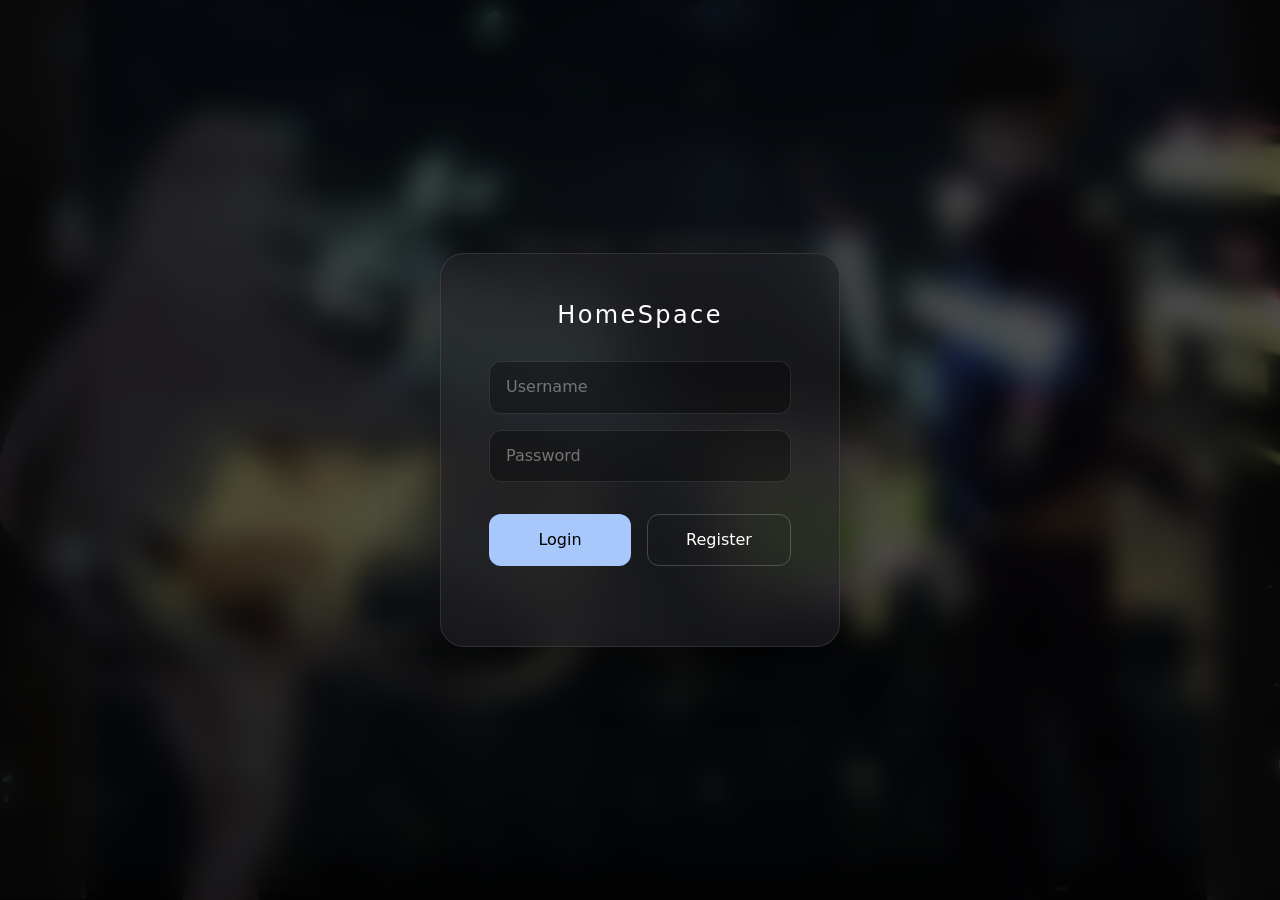
<file: index.html>
<!DOCTYPE html>
<html lang="en">

<head>
    <meta charset="UTF-8">
    <meta name="viewport" content="width=device-width, initial-scale=1.0">
    <title>HomeSpace</title>

    <meta name="theme-color" content="#000000">
    <meta name="apple-mobile-web-app-capable" content="yes">
    <meta name="apple-mobile-web-app-status-bar-style" content="black-translucent">

    <link rel="icon" type="image/svg+xml" href="assets/icon.svg">
    <link rel="apple-touch-icon" href="assets/icon-192.png">
    <link rel="manifest" href="manifest.json">

    <link rel="stylesheet" href="assets/css/drag-drop.css">
    <link rel="stylesheet" href="assets/css/normalize.css">
    <link rel="stylesheet" href="assets/css/style.css">
</head>

<body>
    <div class="auth-overlay active" id="authOverlay">
        <div class="auth-card">
            <h2>HomeSpace</h2>
            <form id="authForm">
                <input type="text" id="username" placeholder="Username" required autocomplete="off">
                <input type="password" id="password" placeholder="Password" required>
                <div class="auth-actions">
                    <button type="submit" id="btnLogin">Login</button>
                    <button type="button" id="btnRegister" class="btn-secondary">Register</button>
                </div>
                <div id="authMessage" class="auth-message"></div>
            </form>
        </div>
    </div>

    <header class="widgets">
        <div class="time-widget">
            <div class="time-widget__clock" id="clock">00:00</div>
            <div class="time-widget__date" id="date">Monday, May 4</div>
        </div>
        <div class="info-widget">
            <div class="info-item">
                <span class="info-item__label">Odesa</span>
                <span class="info-item__value" id="weather-value">--°C</span>
            </div>
            <div class="info-item">
                <span class="info-item__label">Formula 1</span>
                <span class="info-item__value info-item__value--accent" id="f1-name">Loading GP...</span>
                <span class="info-item__label" id="f1-countdown" style="margin-top: 2px;">--d --h --m</span>
            </div>
        </div>
    </header>

    <main class="slider-container" id="slider">

    </main>

    <div class="search-trigger" id="searchTrigger">Search...</div>
    <div class="search-overlay" id="searchOverlay">
        <form class="search-form" id="searchForm">
            <input type="text" class="search-input" id="searchInput" placeholder="Search the web..." autocomplete="off">
        </form>
    </div>

    <button class="fab-edit" id="btnEditMode" title="Toggle Edit Mode">
        <svg viewBox="0 0 24 24" fill="none" stroke="currentColor" stroke-width="2" stroke-linecap="round"
            stroke-linejoin="round">
            <path d="M11 4H4a2 2 0 0 0-2 2v14a2 2 0 0 0 2 2h14a2 2 0 0 0 2-2v-7"></path>
            <path d="M18.5 2.5a2.121 2.121 0 0 1 3 3L12 15l-4 1 1-4 9.5-9.5z"></path>
        </svg>
    </button>

    <button class="fab-add-ws" id="btnAddWorkspace" title="Add Workspace">
        <svg viewBox="0 0 24 24" fill="none" stroke="currentColor" stroke-width="2" stroke-linecap="round"
            stroke-linejoin="round">
            <rect x="3" y="3" width="18" height="18" rx="2" ry="2"></rect>
            <line x1="12" y1="8" x2="12" y2="16"></line>
            <line x1="8" y1="12" x2="16" y2="12"></line>
        </svg>
    </button>

    <button class="fab-settings" id="btnSettings" title="Settings">
        <svg viewBox="0 0 24 24" fill="none" stroke="currentColor" stroke-width="2" stroke-linecap="round"
            stroke-linejoin="round">
            <circle cx="12" cy="12" r="3"></circle>
            <path
                d="M19.4 15a1.65 1.65 0 0 0 .33 1.82l.06.06a2 2 0 0 1 0 2.83 2 2 0 0 1-2.83 0l-.06-.06a1.65 1.65 0 0 0-1.82-.33 1.65 1.65 0 0 0-1 1.51V21a2 2 0 0 1-2 2 2 2 0 0 1-2-2v-.09A1.65 1.65 0 0 0 9 19.4a1.65 1.65 0 0 0-1.82.33l-.06.06a2 2 0 0 1-2.83 0 2 2 0 0 1 0-2.83l.06-.06a1.65 1.65 0 0 0 .33-1.82 1.65 1.65 0 0 0-1.51-1H3a2 2 0 0 1-2-2 2 2 0 0 1 2-2h.09A1.65 1.65 0 0 0 4.6 9a1.65 1.65 0 0 0-.33-1.82l-.06-.06a2 2 0 0 1 0-2.83 2 2 0 0 1 2.83 0l.06.06a1.65 1.65 0 0 0 1.82.33H9a1.65 1.65 0 0 0 1-1.51V3a2 2 0 0 1 2-2 2 2 0 0 1 2 2v.09a1.65 1.65 0 0 0 1 1.51 1.65 1.65 0 0 0 1.82-.33l.06-.06a2 2 0 0 1 2.83 0 2 2 0 0 1 0 2.83l-.06.06a1.65 1.65 0 0 0-.33 1.82V9a1.65 1.65 0 0 0 1.51 1H21a2 2 0 0 1 2 2 2 2 0 0 1-2 2h-.09a1.65 1.65 0 0 0-1.51 1z">
            </path>
        </svg>
    </button>

    <div class="modal-overlay" id="deleteConfirmModal">
        <div class="modal-card">
            <h3>Confirm Delete</h3>
            <p style="margin-bottom: 2rem; color: var(--text-muted);">Are you sure you want to delete this item?</p>
            <div class="auth-actions">
                <button type="button" id="btnConfirmDelete" class="btn-danger">Delete</button>
                <button type="button" id="btnCancelDelete" class="btn-secondary">Cancel</button>
            </div>
        </div>
    </div>

    <div class="modal-overlay" id="wsModal">
        <div class="modal-card">
            <h3 id="wsModalTitle">Manage Workspace</h3>
            <form id="wsForm">
                <input type="hidden" id="modalWsIdEdit">
                <div class="form-group">
                    <label>Workspace Title</label>
                    <input type="text" id="modalWsTitle" placeholder="e.g., Work / Dev" required autocomplete="off">
                </div>
                <div class="form-group" style="margin-top: 1rem;">
                    <label>Wallpaper (URL or Local File)</label>
                    <div style="display: flex; gap: 10px;">
                        <input type="url" id="modalWsCustomBg" placeholder="https://..." style="flex: 1;">
                        <button type="button" class="btn-secondary" id="btnUploadBg"
                            style="padding: 0 1rem; flex: none;">📁</button>
                        <input type="file" id="inputUploadBg" style="display: none;"
                            accept="image/png, image/jpeg, image/webp">
                    </div>
                </div>
                <div class="auth-actions">
                    <button type="submit" id="btnSaveWs">Save</button>
                    <button type="button" class="btn-secondary" id="btnCancelWs">Cancel</button>
                </div>
                <div style="margin-top: 1rem; text-align: center;">
                    <button type="button" class="btn-danger btn-small" id="btnDeleteWs"
                        style="width: 100%; display: none;">Delete Entire Workspace</button>
                </div>
            </form>
        </div>
    </div>

    <div class="modal-overlay" id="itemModal">
        <div class="modal-card">
            <h3 id="modalTitle">Add Item</h3>
            <form id="itemForm">
                <input type="hidden" id="modalWsId">
                <input type="hidden" id="modalItemId">

                <div class="form-group">
                    <label>Type</label>
                    <select id="modalItemType">
                        <option value="single">Single Link (with text)</option>
                        <option value="icon">Icon Only</option>
                        <option value="group">Group (Folder)</option>
                    </select>
                </div>

                <div class="form-group">
                    <label>Title</label>
                    <input type="text" id="modalItemTitle" placeholder="e.g., YouTube" required autocomplete="off">
                </div>

                <div class="form-group" id="modalUrlGroup">
                    <label>URL</label>
                    <input type="url" id="modalItemUrl" placeholder="https://youtube.com">
                </div>

                <div class="form-group" id="modalLinksGroup" style="display: none;">
                    <label>Group Links</label>
                    <div id="modalSubLinks"></div>
                    <button type="button" class="btn-secondary btn-small" id="btnAddSubLink" style="margin-top: 10px;">+
                        Add Sub-link</button>
                </div>

                <div class="auth-actions">
                    <button type="submit" id="btnSaveModal">Save</button>
                    <button type="button" class="btn-secondary" id="btnCancelModal">Cancel</button>
                </div>
            </form>
        </div>
    </div>

    <div class="modal-overlay" id="settingsModal">
        <div class="modal-card settings-card">
            <h3>Dashboard Settings</h3>

            <div class="settings-content">
                <div class="form-group">
                    <label>Visible Widgets</label>
                    <div style="display: flex; flex-direction: column; gap: 12px; margin-top: 10px;">
                        <label style="display: flex; align-items: center; gap: 10px; cursor: pointer; color: white;">
                            <input type="checkbox" id="settLocalOnly"> Local Only Mode (No Cloud Sync)
                        </label>
                        <label style="display: flex; align-items: center; gap: 10px; cursor: pointer; color: white;">
                            <input type="checkbox" id="settShowClock"> Clock & Date
                        </label>
                        <label style="display: flex; align-items: center; gap: 10px; cursor: pointer; color: white;">
                            <input type="checkbox" id="settShowWeather"> Weather
                        </label>
                        <label style="display: flex; align-items: center; gap: 10px; cursor: pointer; color: white;">
                            <input type="checkbox" id="settShowF1"> Formula 1
                        </label>
                        <label style="display: flex; align-items: center; gap: 10px; cursor: pointer; color: white;">
                            <input type="checkbox" id="settShowSearch"> Search Bar
                        </label>
                    </div>
                </div>

                <div class="form-group" style="margin-top: 1.5rem;" id="searchEngineGroup">
                    <label>Search Engine</label>
                    <select id="settSearchEngine">
                        <option value="duckduckgo">DuckDuckGo</option>
                        <option value="perplexity">Perplexity AI</option>
                        <option value="startpage">Startpage</option>
                        <option value="ecosia">Ecosia</option>
                        <option value="bing">Bing</option>
                        <option value="google">Google</option>
                    </select>
                </div>

                <div class="form-group" style="margin-top: 1.5rem;">
                    <label>Data & Backup</label>
                    <div class="auth-actions" style="margin-top: 10px;">
                        <button type="button" id="btnExportJson" class="btn-secondary btn-small">Export JSON</button>
                        <button type="button" id="btnImportJsonTrigger" class="btn-secondary btn-small">Import
                            JSON</button>
                        <input type="file" id="inputImportJson" style="display: none;" accept=".json">
                    </div>
                </div>
            </div>

            <div class="settings-footer">
                <div class="auth-actions" style="margin-top: 2rem;">
                    <button type="button" id="btnSaveSettings">Save Settings</button>
                    <button type="button" class="btn-secondary" id="btnCancelSettings">Cancel</button>
                </div>

                <div style="margin-top: 1rem; text-align: center;">
                    <button type="button" class="btn-danger btn-small" id="btnLogout" style="width: 100%;">Log
                        Out</button>
                </div>
            </div>
        </div>
    </div>

    <script src="assets/js/drag-drop.js"></script>
    <script src="assets/js/scroll-behaviour.js"></script>
    <script src="assets/js/script.js"></script>
</body>

</html>
</file>
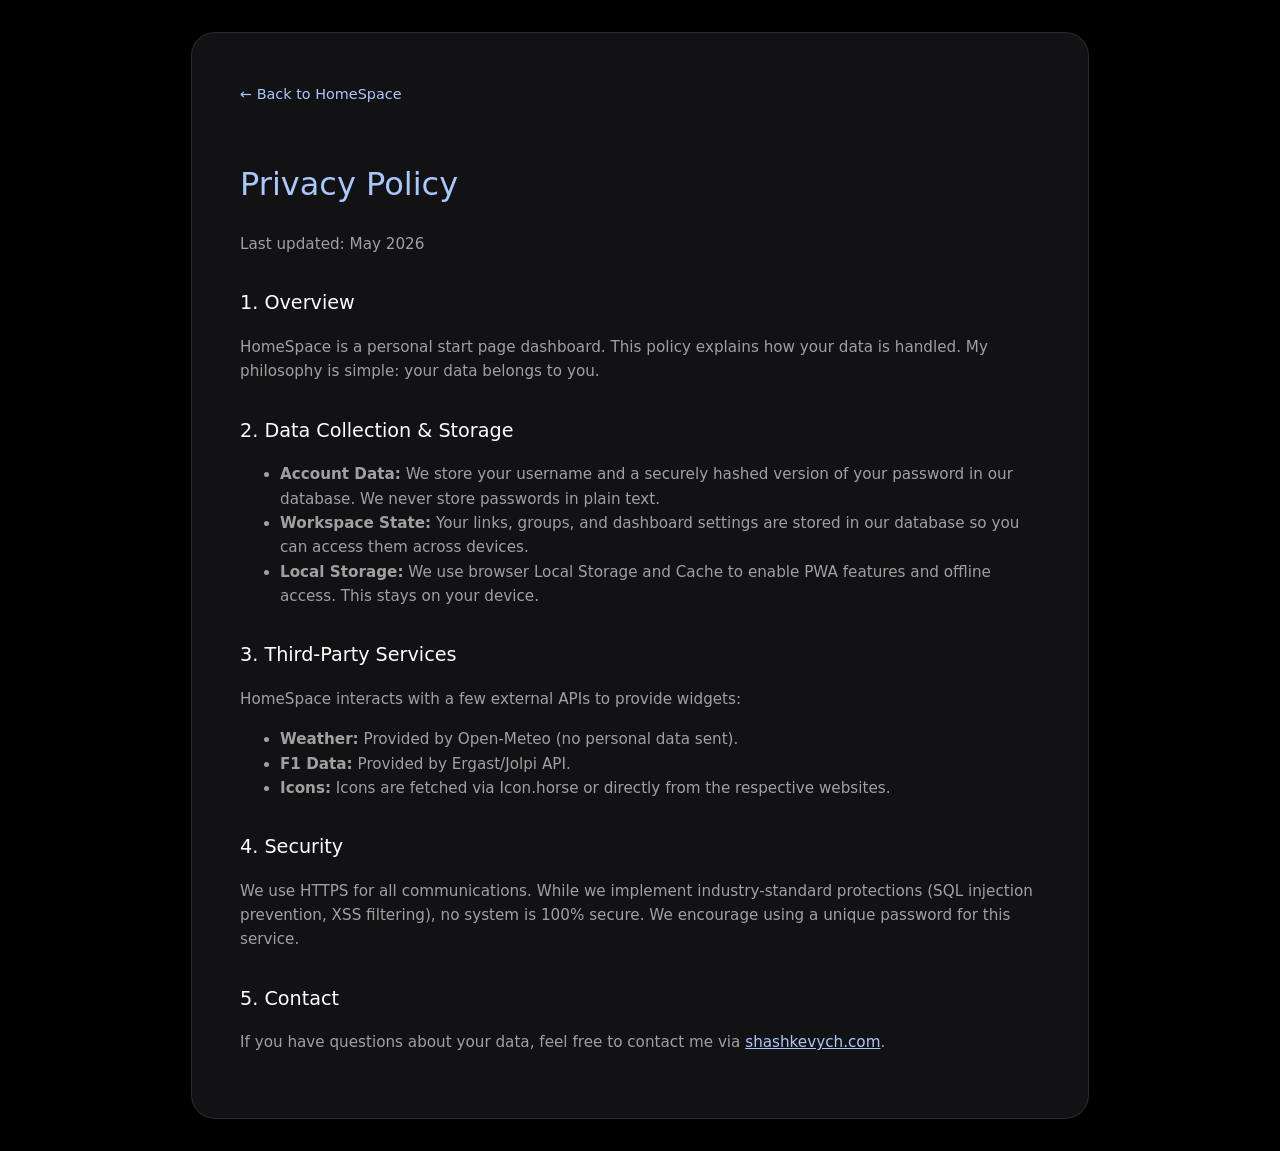
<file: privacy.html>
<!DOCTYPE html>
<html lang="en">

<head>
    <meta charset="UTF-8">
    <meta name="viewport" content="width=device-width, initial-scale=1.0">
    <title>Privacy Policy - HomeSpace</title>
    <link rel="stylesheet" href="assets/css/normalize.css">
    <style>
        :root {
            --text-main: #ffffff;
            --text-muted: rgba(255, 255, 255, 0.6);
            --accent: #a8c7fa;
            --card-bg: rgba(30, 30, 35, 0.6);
        }

        body {
            background-color: #000;
            color: var(--text-main);
            font-family: 'Inter', system-ui, sans-serif;
            line-height: 1.6;
            margin: 0;
            display: flex;
            justify-content: center;
            padding: 2rem;
        }

        .container {
            max-width: 800px;
            background: var(--card-bg);
            backdrop-filter: blur(25px);
            padding: 3rem;
            border-radius: 24px;
            border: 1px solid rgba(255, 255, 255, 0.1);
        }

        h1 {
            font-weight: 500;
            color: var(--accent);
        }

        h2 {
            font-weight: 500;
            margin-top: 2rem;
            font-size: 1.2rem;
        }

        p,
        li {
            color: var(--text-muted);
            font-size: 0.95rem;
        }

        .back-link {
            display: inline-block;
            margin-bottom: 2rem;
            color: var(--accent);
            text-decoration: none;
            font-size: 0.9rem;
        }

        .back-link:hover {
            text-decoration: underline;
        }
    </style>
</head>

<body>
    <div class="container">
        <a href="/" class="back-link">← Back to HomeSpace</a>
        <h1>Privacy Policy</h1>
        <p>Last updated: May 2026</p>

        <h2>1. Overview</h2>
        <p>HomeSpace is a personal start page dashboard. This policy explains how your data is handled. My philosophy is
            simple: your data belongs to you.</p>

        <h2>2. Data Collection & Storage</h2>
        <ul>
            <li><strong>Account Data:</strong> We store your username and a securely hashed version of your password in
                our database. We never store passwords in plain text.</li>
            <li><strong>Workspace State:</strong> Your links, groups, and dashboard settings are stored in our database
                so you can access them across devices.</li>
            <li><strong>Local Storage:</strong> We use browser Local Storage and Cache to enable PWA features and
                offline access. This stays on your device.</li>
        </ul>

        <h2>3. Third-Party Services</h2>
        <p>HomeSpace interacts with a few external APIs to provide widgets:</p>
        <ul>
            <li><strong>Weather:</strong> Provided by Open-Meteo (no personal data sent).</li>
            <li><strong>F1 Data:</strong> Provided by Ergast/Jolpi API.</li>
            <li><strong>Icons:</strong> Icons are fetched via Icon.horse or directly from the respective websites.</li>
        </ul>

        <h2>4. Security</h2>
        <p>We use HTTPS for all communications. While we implement industry-standard protections (SQL injection
            prevention, XSS filtering), no system is 100% secure. We encourage using a unique password for this service.
        </p>

        <h2>5. Contact</h2>
        <p>If you have questions about your data, feel free to contact me via <a href="https://shashkevych.com"
                style="color:var(--accent)">shashkevych.com</a>.</p>
    </div>
</body>

</html>
</file>
<file: assets/css/drag-drop.css>
.dnd-poly-drag-image {
    opacity: .5 !important;
}

.dnd-poly-drag-image.dnd-poly-snapback {
    transition-property: transform, -webkit-transform !important;
    transition-duration: 250ms !important;
    transition-timing-function: ease-out !important;
}
</file>
<file: assets/css/style.css>
/* =========================================
   1. VARIABLES & BASE
   ========================================= */
:root {
    --text-main: #ffffff;
    --text-muted: rgba(255, 255, 255, 0.6);
    --bezier: cubic-bezier(0.77, 0, 0.175, 1);
}

body {
    --accent-rgb: 168, 199, 250;

    /* Universal variables */
    --card-bg: rgba(20, 20, 25, 0.45);
    --card-border: rgba(var(--accent-rgb), 0.15);
    --group-bg: rgba(30, 30, 35, 0.55);
    --group-border: rgba(var(--accent-rgb), 0.25);
    --accent: rgb(var(--accent-rgb));

    color: var(--text-main);
    overflow: hidden;
    background-color: #000;
    margin: 0;
    padding: 0;
    box-sizing: border-box;
    font-family: 'Inter', system-ui, sans-serif;
}

* {
    box-sizing: border-box;
}

/* =========================================
   2. BACKGROUNDS & LAYOUT
   ========================================= */
.bg-layer {
    position: fixed;
    top: 0;
    left: 0;
    width: 100vw;
    height: 100dvh;
    background-size: cover;
    background-position: center;
    opacity: 0;
    z-index: 1;
    filter: brightness(0.6) blur(0);
    transition: opacity 1.2s var(--bezier);
}

.bg-layer.active {
    opacity: 1;
}

.slider-container {
    position: fixed;
    top: 0;
    left: 0;
    width: 300vw;
    height: 100dvh;
    display: flex;
    transition: transform 0.8s var(--bezier);
    z-index: 5;
    touch-action: pan-y;
}

.slider-container.swiping {
    transition: none !important;
}

.workspace {
    width: 100vw;
    height: 100dvh;
    display: flex;
    flex-direction: column;
    justify-content: center;
    align-items: center;
    padding-block: calc(var(--header-height, 100px) + 2rem);
}

.layout-grid {
    display: flex;
    flex-wrap: wrap;
    justify-content: center;
    align-items: center;
    gap: 1.5rem;
    max-width: 1200px;
    width: 100%;
    padding: 0 2rem;
}

/* =========================================
   3. WIDGETS (CLOCK, DATE, F1, WEATHER)
   ========================================= */
.widgets {
    position: fixed;
    top: 3rem;
    left: 4rem;
    right: 4rem;
    display: flex;
    justify-content: space-between;
    align-items: flex-start;
    z-index: 10;
    pointer-events: none;
}

.time-widget {
    display: flex;
    flex-direction: column;
    text-shadow: 0 4px 20px rgba(0, 0, 0, 0.5);
}

.time-widget__clock {
    font-size: 7rem;
    font-weight: 200;
    line-height: 0.9;
    letter-spacing: -3px;
}

.time-widget__date {
    font-size: 1.2rem;
    color: var(--text-muted);
    font-weight: 400;
    margin-top: 0.5rem;
    margin-left: 0.5rem;
}

.info-widget {
    text-align: right;
    display: flex;
    flex-direction: column;
    gap: 1rem;
    text-shadow: 0 2px 10px rgba(0, 0, 0, 0.5);
}

.info-item {
    display: flex;
    flex-direction: column;
}

.info-item__label {
    font-size: 0.75rem;
    text-transform: uppercase;
    letter-spacing: 0.1em;
    color: var(--text-muted);
}

.info-item__value {
    font-size: 1.2rem;
    font-weight: 500;
}

.info-item__value--accent {
    color: var(--accent);
    transition: color 0.8s var(--bezier);
}

/* =========================================
   4. OVERLAYS (AUTH & SEARCH)
   ========================================= */
/* Auth Overlay */
.auth-overlay {
    position: fixed;
    inset: 0;
    background: #000;
    background-image: url('/wallpapers/wallhaven-o37d1m.png');
    background-size: cover;
    background-position: center;
    display: flex;
    justify-content: center;
    align-items: center;
    z-index: 1000;
    opacity: 0;
    pointer-events: none;
    transition: opacity 0.5s var(--bezier);
}

.auth-overlay::before {
    content: '';
    position: absolute;
    inset: 0;
    background: rgba(0, 0, 0, 0.7);
    backdrop-filter: blur(15px);
}

.auth-overlay.active {
    opacity: 1;
    pointer-events: all;
}

.auth-card {
    position: relative;
    z-index: 1;
    background: rgba(30, 30, 35, 0.6);
    border: 1px solid rgba(255, 255, 255, 0.1);
    padding: 3rem;
    border-radius: 24px;
    text-align: center;
    width: 100%;
    max-width: 400px;
    box-shadow: 0 20px 50px rgba(0, 0, 0, 0.5);
    backdrop-filter: blur(25px);
}

.auth-card h2 {
    margin-top: 0;
    font-weight: 500;
    font-size: 1.5rem;
    margin-bottom: 2rem;
    letter-spacing: 0.1em;
}

.auth-card input {
    width: 100%;
    padding: 1rem;
    margin-bottom: 1rem;
    border-radius: 12px;
    background: rgba(0, 0, 0, 0.3);
    border: 1px solid rgba(255, 255, 255, 0.1);
    color: white;
    outline: none;
    transition: border-color 0.3s;
}

.auth-card input:focus {
    border-color: var(--accent);
}

.auth-actions {
    display: flex;
    gap: 1rem;
    margin-top: 1rem;
}

.auth-actions button {
    flex: 1;
    padding: 1rem;
    border-radius: 12px;
    border: none;
    cursor: pointer;
    font-weight: 500;
    transition: all 0.3s;
}

#btnLogin {
    background: var(--accent);
    color: #000;
}

#btnLogin:hover {
    filter: brightness(1.1);
    transform: translateY(-2px);
}

.auth-message {
    margin-top: 1rem;
    font-size: 0.85rem;
    color: #ff6b6b;
    min-height: 1rem;
}

/* Search Overlay */
.search-trigger {
    position: fixed;
    bottom: 3rem;
    left: 50%;
    transform: translateX(-50%);
    background: var(--card-bg);
    backdrop-filter: blur(15px);
    border: 1px solid var(--card-border);
    border-radius: 50px;
    padding: 1rem 3rem;
    color: var(--text-muted);
    cursor: pointer;
    z-index: 20;
    transition: all 0.3s ease, border-color 0.8s var(--bezier), color 0.8s var(--bezier), background-color 0.8s var(--bezier);
    box-shadow: 0 10px 30px rgba(0, 0, 0, 0.2);
}

.search-trigger:hover {
    background: rgba(var(--accent-rgb), 0.15);
    color: var(--accent);
    border-color: rgba(var(--accent-rgb), 0.6);
    transform: translateX(-50%) translateY(-3px);
}

.search-overlay {
    position: fixed;
    inset: 0;
    background: rgba(0, 0, 0, 0.7);
    backdrop-filter: blur(25px);
    display: flex;
    justify-content: center;
    align-items: center;
    opacity: 0;
    pointer-events: none;
    transition: opacity 0.4s ease;
    z-index: 100;
}

.search-overlay.active {
    opacity: 1;
    pointer-events: all;
}

.search-form {
    width: 100%;
    max-width: 700px;
    transform: translateY(20px) scale(0.95);
    transition: all 0.4s var(--bezier);
}

.search-overlay.active .search-form {
    transform: translateY(0) scale(1);
}

.search-input {
    width: 100%;
    padding: 1.5rem;
    font-size: 2.5rem;
    background: transparent;
    border: none;
    border-bottom: 2px solid rgba(255, 255, 255, 0.2);
    color: white;
    outline: none;
    text-align: center;
    transition: border-color 0.3s ease;
}

.search-input:focus {
    border-bottom-color: var(--accent);
}

/* =========================================
   5. CARDS & GROUPS (VIEW MODE)
   ========================================= */
.draggable-item {
    position: relative;
    height: 64px;
    border-radius: 16px;
    text-decoration: none;
    color: white;
    border: 1px solid var(--card-border);
    user-select: none;
    transition: transform 0.3s var(--bezier), background 0.3s var(--bezier), border-color 0.3s var(--bezier), box-shadow 0.3s var(--bezier);
    z-index: 1;
}

.draggable-item::before {
    content: '';
    position: absolute;
    inset: 0;
    border-radius: inherit;
    backdrop-filter: blur(15px);
    -webkit-backdrop-filter: blur(15px);
    z-index: -1;
    pointer-events: none;
}

.draggable-item:hover {
    background: rgba(var(--accent-rgb), 0.15) !important;
    border-color: rgba(var(--accent-rgb), 0.5) !important;
}

.card-icon {
    width: 64px;
    background: var(--card-bg);
    display: flex;
    justify-content: center;
    align-items: center;
}

.card-icon img {
    width: 32px;
    height: 32px;
    border-radius: 6px;
}

.card-single {
    background: var(--card-bg);
    padding: 0 1.5rem;
    display: flex;
    align-items: center;
    gap: 1rem;
}

.card-single img {
    width: 24px;
    height: 24px;
    border-radius: 6px;
}

.card-group {
    background: var(--group-bg);
    border-color: var(--group-border);
    min-width: 200px;
    display: flex;
    flex-direction: column;
    justify-content: center;
}

.group-header {
    padding: 0 1.5rem;
    display: flex;
    justify-content: center;
    align-items: center;
    cursor: pointer;
    position: relative;
    height: 100%;
    width: 100%;
}

.group-title {
    font-weight: 500;
    font-size: 0.95rem;
    transition: transform 0.3s var(--bezier);
}

.card-group:hover .group-title {
    transform: translateX(-14px);
}

.btn-open-all {
    position: absolute;
    right: 1rem;
    top: 50%;
    transform: translateY(-50%) translateX(-10px);
    background: rgba(255, 255, 255, 0.1);
    border: none;
    border-radius: 6px;
    color: var(--text-muted);
    width: 28px;
    height: 28px;
    display: flex;
    justify-content: center;
    align-items: center;
    cursor: pointer;
    opacity: 0;
    transition: all 0.3s var(--bezier);
}

.btn-open-all svg {
    width: 14px;
    height: 14px;
    stroke: currentColor;
}

.card-group:hover .btn-open-all {
    opacity: 1;
    transform: translateY(-50%) translateX(0);
}

.btn-open-all:hover {
    background: var(--accent);
    color: #000;
}

.group-dropdown {
    position: absolute;
    top: calc(100% + 10px);
    left: 0;
    width: 100%;

    background: rgba(30, 30, 35, 0.45);
    backdrop-filter: blur(25px);
    -webkit-backdrop-filter: blur(25px);

    border: 1px solid rgba(var(--accent-rgb), 0.3);
    border-radius: 16px;
    box-shadow: 0 10px 40px rgba(0, 0, 0, 0.5);
    opacity: 0;
    visibility: hidden;
    transform: translateY(-10px) scale(0.95);
    transition: all 0.3s var(--bezier), border-color 0.8s var(--bezier);
    display: flex;
    flex-direction: column;
    z-index: 50;
    transform-origin: top center;
}

.card-group.active {
    z-index: 100;
}

.card-group.active .group-dropdown {
    opacity: 1;
    visibility: visible;
    transform: translateY(0) scale(1);
}

.sub-link {
    position: relative;
    z-index: 1;
    padding: 1rem 1.25rem;
    display: flex;
    align-items: center;
    gap: 1rem;
    text-decoration: none;
    color: var(--text-muted);
    font-size: 0.9rem;
    transition: all 0.2s;
}

.sub-link:first-of-type:hover {
    border-top-left-radius: 16px;
    border-top-right-radius: 16px;
}

.sub-link:last-of-type:hover {
    border-bottom-left-radius: 16px;
    border-bottom-right-radius: 16px;
}

.sub-link:hover {
    background: rgba(var(--accent-rgb), 0.15);
    color: white;
    padding-left: 1.5rem;
}

.sub-link img {
    width: 18px;
    height: 18px;
    border-radius: 4px;
    opacity: 0.8;
}

.sub-link:hover img {
    opacity: 1;
}

/* =========================================
   6. EDIT MODE & CONTROLS
   ========================================= */
body.edit-mode .bg-layer.active {
    filter: brightness(0.25) blur(12px) !important;
    transform: scale(1.05);
}

.layout-grid {
    transition: transform 0.4s var(--bezier);
}

body.edit-mode .layout-grid {
    transform: scale(0.92);
}

body.edit-mode .draggable-item {
    cursor: grab !important;
    z-index: 10;
}

body.edit-mode .draggable-item:active {
    cursor: grabbing !important;
}

body.edit-mode .card-group .group-header {
    pointer-events: none;
}

body.edit-mode .draggable-item.dragging {
    opacity: 0.9;
    transform: scale(1.08);
    z-index: 100;
    box-shadow: 0 20px 40px rgba(0, 0, 0, 0.6);
    border-color: rgba(var(--accent-rgb), 0.8) !important;
}

body.edit-mode .btn-open-all {
    display: none;
}

/* Edit/Delete buttons on cards */
.card-controls {
    position: absolute;
    top: -10px;
    right: -10px;
    display: flex;
    gap: 6px;
    opacity: 0;
    pointer-events: none;
    transition: all 0.3s var(--bezier);
    z-index: 200;
    transform: translateY(5px);
}

body.edit-mode .card-controls {
    pointer-events: all;
}

body.edit-mode .draggable-item:hover .card-controls {
    opacity: 1;
    transform: translateY(0);
}

body.edit-mode .draggable-item.dragging .card-controls {
    display: none;
}

.control-btn {
    width: 28px;
    height: 28px;
    border-radius: 50%;
    border: 1px solid rgba(255, 255, 255, 0.1);
    cursor: pointer;
    display: flex;
    justify-content: center;
    align-items: center;
    background: #1a1a1e;
    box-shadow: 0 4px 10px rgba(0, 0, 0, 0.5);
    transition: 0.2s;
    font-size: 12px;
}

.control-btn:hover {
    transform: scale(1.15);
}

.control-btn.edit {
    color: #4dabf7;
}

.control-btn.delete {
    color: #ff6b6b;
}

/* Workspace title and edit pencil */
.workspace-title-wrapper {
    display: flex;
    align-items: center;
    gap: 1rem;
    margin-bottom: 3rem;
    justify-content: center;
}

.workspace-title {
    font-size: 1rem;
    text-transform: uppercase;
    letter-spacing: 0.2em;
    color: var(--text-muted);
    font-weight: 500;
    margin-bottom: 0;
    padding: 0.5rem 1rem;
    border-radius: 8px;
    border: 1px solid transparent;
    transition: all 0.3s var(--bezier);
}

body.edit-mode .workspace-title {
    cursor: pointer;
    background: rgba(255, 255, 255, 0.05);
    border-color: rgba(255, 255, 255, 0.2);
    color: #fff;
}

body.edit-mode .workspace-title:hover {
    background: rgba(255, 255, 255, 0.1);
    border-color: var(--accent);
}

/* Left/right arrows */
.ws-move-btn {
    background: transparent;
    border: none;
    color: white;
    font-size: 1.2rem;
    cursor: pointer;
    opacity: 0;
    pointer-events: none;
    transition: all 0.3s;
    padding: 0.5rem;
    transform: scale(0.8);
}

body.edit-mode .ws-move-btn {
    opacity: 1;
    pointer-events: all;
    transform: scale(1);
}

.ws-move-btn:hover {
    color: var(--accent);
    transform: scale(1.3) !important;
}

.ws-move-btn:disabled {
    opacity: 0 !important;
    pointer-events: none;
}

body.edit-mode .ws-move-btn:disabled {
    opacity: 0.1 !important;
}

/* FAB - Edit mode */
.fab-edit {
    position: fixed;
    bottom: 3rem;
    right: 4rem;
    width: 56px;
    height: 56px;
    border-radius: 50%;
    background: var(--card-bg);
    backdrop-filter: blur(15px);
    border: 1px solid var(--card-border);
    color: var(--text-muted);
    display: flex;
    justify-content: center;
    align-items: center;
    cursor: pointer;
    z-index: 20;
    transition: all 0.3s var(--bezier);
    box-shadow: 0 10px 30px rgba(0, 0, 0, 0.2);
}

.fab-edit:hover,
body.edit-mode .fab-edit {
    background: var(--accent);
    color: #000;
    border-color: var(--accent);
}

.fab-edit svg {
    width: 24px;
    height: 24px;
}

/* FAB - Add workspace */
.fab-add-ws {
    position: fixed;
    top: 50%;
    right: 2rem;
    transform: translateY(-50%) translateX(20px);
    width: 50px;
    height: 50px;
    border-radius: 50%;
    background: rgba(var(--accent-rgb), 0.15);
    backdrop-filter: blur(15px);
    border: 1px solid rgba(var(--accent-rgb), 0.5);
    color: var(--accent);
    display: flex;
    justify-content: center;
    align-items: center;
    cursor: pointer;
    z-index: 20;
    transition: all 0.4s var(--bezier);
    opacity: 0;
    pointer-events: none;
}

body.edit-mode .fab-add-ws {
    opacity: 1;
    pointer-events: all;
    transform: translateY(-50%) translateX(0);
}

.fab-add-ws:hover {
    background: var(--accent);
    color: #000;
    transform: translateY(-50%) scale(1.1);
}

.fab-add-ws svg {
    width: 20px;
    height: 20px;
}

/* Add Item card */
.card-add {
    display: none;
    height: 64px;
    min-width: 64px;
    border-radius: 16px;
    border: 2px dashed rgba(255, 255, 255, 0.2);
    background: transparent;
    color: var(--text-muted);
    justify-content: center;
    align-items: center;
    cursor: pointer;
    transition: all 0.3s ease;
}

body.edit-mode .card-add {
    display: flex;
}

.card-add:hover {
    border-color: var(--accent);
    color: var(--accent);
    background: rgba(var(--accent-rgb), 0.1);
}

/* FAB - Settings */
.fab-settings {
    position: fixed;
    bottom: 3rem;
    right: 8.5rem;
    width: 56px;
    height: 56px;
    border-radius: 50%;
    background: var(--card-bg);
    backdrop-filter: blur(15px);
    border: 1px solid var(--card-border);
    color: var(--text-muted);
    display: flex;
    justify-content: center;
    align-items: center;
    cursor: pointer;
    z-index: 20;
    transition: all 0.3s var(--bezier);
    box-shadow: 0 10px 30px rgba(0, 0, 0, 0.2);
}

.fab-settings:hover {
    background: var(--accent);
    color: #000;
    border-color: var(--accent);
    transform: rotate(45deg);
}

.fab-settings svg {
    width: 24px;
    height: 24px;
}

#settingsModal input[type="checkbox"] {
    width: 18px;
    height: 18px;
    margin: 0;
    cursor: pointer;
    accent-color: var(--accent);
}

/* =========================================
   7. MODALS & FORMS
   ========================================= */
.modal-overlay {
    position: fixed;
    inset: 0;
    background: rgba(0, 0, 0, 0.7);
    backdrop-filter: blur(15px);
    display: flex;
    justify-content: center;
    align-items: center;
    z-index: 2000;
    opacity: 0;
    pointer-events: none;
    transition: opacity 0.3s var(--bezier);
}

.modal-overlay.active {
    opacity: 1;
    pointer-events: all;
}

.modal-card {
    background: rgba(30, 30, 35, 0.8);
    border: 1px solid rgba(255, 255, 255, 0.1);
    padding: 2.5rem;
    border-radius: 24px;
    width: 100%;
    max-width: 450px;
    box-shadow: 0 20px 50px rgba(0, 0, 0, 0.5);
}

.modal-card h3 {
    margin-top: 0;
    margin-bottom: 1.5rem;
    font-weight: 500;
    font-size: 1.3rem;
}

.form-group {
    margin-bottom: 1.2rem;
    text-align: left;
}

.form-group label {
    display: block;
    font-size: 0.85rem;
    color: var(--text-muted);
    margin-bottom: 0.5rem;
    text-transform: uppercase;
    letter-spacing: 0.05em;
}

.modal-card input,
.modal-card select {
    width: 100%;
    padding: 0.9rem;
    border-radius: 12px;
    background: rgba(0, 0, 0, 0.4);
    border: 1px solid rgba(255, 255, 255, 0.1);
    color: white;
    outline: none;
    transition: border-color 0.3s;
}

.modal-card input:focus,
.modal-card select:focus {
    border-color: var(--accent);
}

.sub-link-row {
    display: flex;
    gap: 0.5rem;
    margin-bottom: 0.5rem;
}

/* Basic UI buttons */
.btn-secondary,
#btnAddSubLink {
    background: transparent;
    color: white;
    border: 1px solid rgba(255, 255, 255, 0.2) !important;
    border-radius: 12px;
    padding: 1rem;
    cursor: pointer;
    font-weight: 500;
    transition: all 0.3s;
}

.btn-secondary:hover,
#btnAddSubLink:hover {
    background: rgba(255, 255, 255, 0.1);
}

.btn-small {
    padding: 0.6rem 1rem !important;
    font-size: 0.85rem !important;
    border-radius: 8px !important;
    flex: none !important;
    width: auto;
}

.btn-danger {
    background: rgba(255, 107, 107, 0.1) !important;
    color: #ff6b6b !important;
    border: 1px solid rgba(255, 107, 107, 0.3) !important;
    font-weight: 500;
}

.btn-danger:hover {
    background: rgba(255, 107, 107, 0.25) !important;
}

/* Move buttons inside group modal */
.sub-link-controls {
    display: flex;
    flex-direction: column;
    justify-content: center;
    gap: 4px;
    margin-right: 4px;
}

.btn-move-sub {
    background: transparent;
    border: none;
    color: var(--text-muted);
    cursor: pointer;
    font-size: 0.6rem;
    padding: 2px 4px;
    transition: color 0.2s, transform 0.2s;
}

.btn-move-sub:hover {
    color: var(--accent);
    transform: scale(1.3);
}

.sub-link-row:first-child .btn-move-sub:first-child {
    opacity: 0.1;
    pointer-events: none;
}

.sub-link-row:last-child .btn-move-sub:last-child {
    opacity: 0.1;
    pointer-events: none;
}

/* Wide modal for settings */
.settings-card {
    max-width: 700px !important;
    width: 90%;
    max-height: 85dvh;
    display: flex;
    flex-direction: column;
}

.settings-content {
    flex: 1;
    overflow-y: auto;
    padding-right: 10px;
    scrollbar-width: thin;
    scrollbar-color: rgba(var(--accent-rgb), 0.5) transparent;
}

.settings-content::-webkit-scrollbar {
    width: 6px;
}

.settings-content::-webkit-scrollbar-thumb {
    background: rgba(var(--accent-rgb), 0.5);
    border-radius: 10px;
}

.settings-footer {
    flex: none;
    margin-top: 1rem;
    padding-top: 1rem;
    border-top: 1px solid rgba(255, 255, 255, 0.1);
}

/* =========================================
   8. MOBILE RESPONSIVENESS
   ========================================= */
@media (max-width: 768px) {

    .widgets {
        top: 1.5rem;
        left: 1.5rem;
        right: 1.5rem;
        display: grid;
        grid-template-columns: 1fr 1fr;
        row-gap: 1.5rem;
        align-items: center;
    }

    .time-widget {
        grid-column: 1;
        grid-row: 1;
        align-items: flex-start;
    }

    .time-widget__clock {
        font-size: 3.5rem;
        letter-spacing: -2px;
    }

    .time-widget__date {
        margin-left: 0.2rem;
        font-size: 0.9rem;
    }

    .info-widget {
        display: contents;
    }

    .info-widget>.info-item:first-child {
        grid-column: 2;
        grid-row: 1;
        align-items: flex-end;
        text-align: right;
    }

    .info-widget>.info-item:last-child {
        grid-column: 1 / -1;
        grid-row: 2;
        align-items: center;
        text-align: center;
    }

    .workspace {
        padding-top: calc(var(--header-height, 150px) + 1.5rem);
        padding-bottom: calc(3rem + 50px);
        /* justify-content: flex-start; */
        overflow-y: auto;
        -ms-overflow-style: none;
        scrollbar-width: none;
    }

    .workspace::-webkit-scrollbar {
        display: none;
    }

    .layout-grid {
        padding: 0 1rem;
        gap: 0.8rem;
    }

    .workspace-title-wrapper {
        margin-bottom: 1.5rem;
    }

    /* REDUCE CARD SIZES ON MOBILE */
    .draggable-item {
        height: 52px;
        border-radius: 12px;
    }

    .card-icon {
        width: 52px;
    }

    .card-icon img {
        width: 26px;
        height: 26px;
    }

    .card-single {
        padding: 0 1rem;
        font-size: 0.85rem;
        gap: 0.75rem;
    }

    .card-single img {
        width: 20px;
        height: 20px;
    }

    .card-group {
        min-width: 140px;
    }

    .group-header {
        padding: 0 1rem;
    }

    .group-title {
        font-size: 0.85rem;
    }

    .btn-open-all {
        width: 24px;
        height: 24px;
        right: 0.5rem;
    }

    .sub-link {
        padding: 0.8rem 1rem;
        font-size: 0.85rem;
    }

    /* FLOATING BUTTONS */
    .fab-edit {
        bottom: 1.5rem;
        right: 1.5rem;
        width: 50px;
        height: 50px;
    }

    .fab-add-ws {
        top: auto;
        bottom: 1.5rem;
        right: auto;
        left: 1.5rem;
        transform: translateY(20px);
    }

    body.edit-mode .fab-add-ws {
        transform: translateY(0);
    }

    .fab-settings {
        bottom: 1.5rem;
        right: 5.5rem;
        width: 50px;
        height: 50px;
    }

    /* MINIATURE SEARCH BUTTON (TURN INTO ROUND ICON) */
    .search-trigger {
        bottom: 1.5rem;
        left: 50%;
        transform: translateX(-50%);
        width: 50px;
        height: 50px;
        padding: 0;
        border-radius: 50%;
        font-size: 0;
        display: flex;
        justify-content: center;
        align-items: center;
    }

    .search-trigger::after {
        content: '';
        background-image: url("data:image/svg+xml,%3Csvg xmlns='http://www.w3.org/2000/svg' viewBox='0 0 24 24' fill='none' stroke='rgba(255,255,255,0.7)' stroke-width='2' stroke-linecap='round' stroke-linejoin='round'%3E%3Ccircle cx='11' cy='11' r='8'%3E%3C/circle%3E%3Cline x1='21' y1='21' x2='16.65' y2='16.65'%3E%3C/line%3E%3C/svg%3E");
        background-size: 20px;
        background-repeat: no-repeat;
        background-position: center;
        position: absolute;
        inset: 0;
    }

    .search-trigger:hover {
        transform: translateX(-50%) translateY(-3px);
    }

    /* Overlays and modals */
    .modal-card,
    .auth-card {
        padding: 1.5rem;
        margin: 1rem;
        max-height: 90dvh;
        overflow-y: auto;
    }

    .search-input {
        font-size: 1.8rem;
        padding: 1rem;
    }

    .slider-container {
        will-change: transform;
        transition: transform 0.5s var(--bezier);
    }
}
</file>
